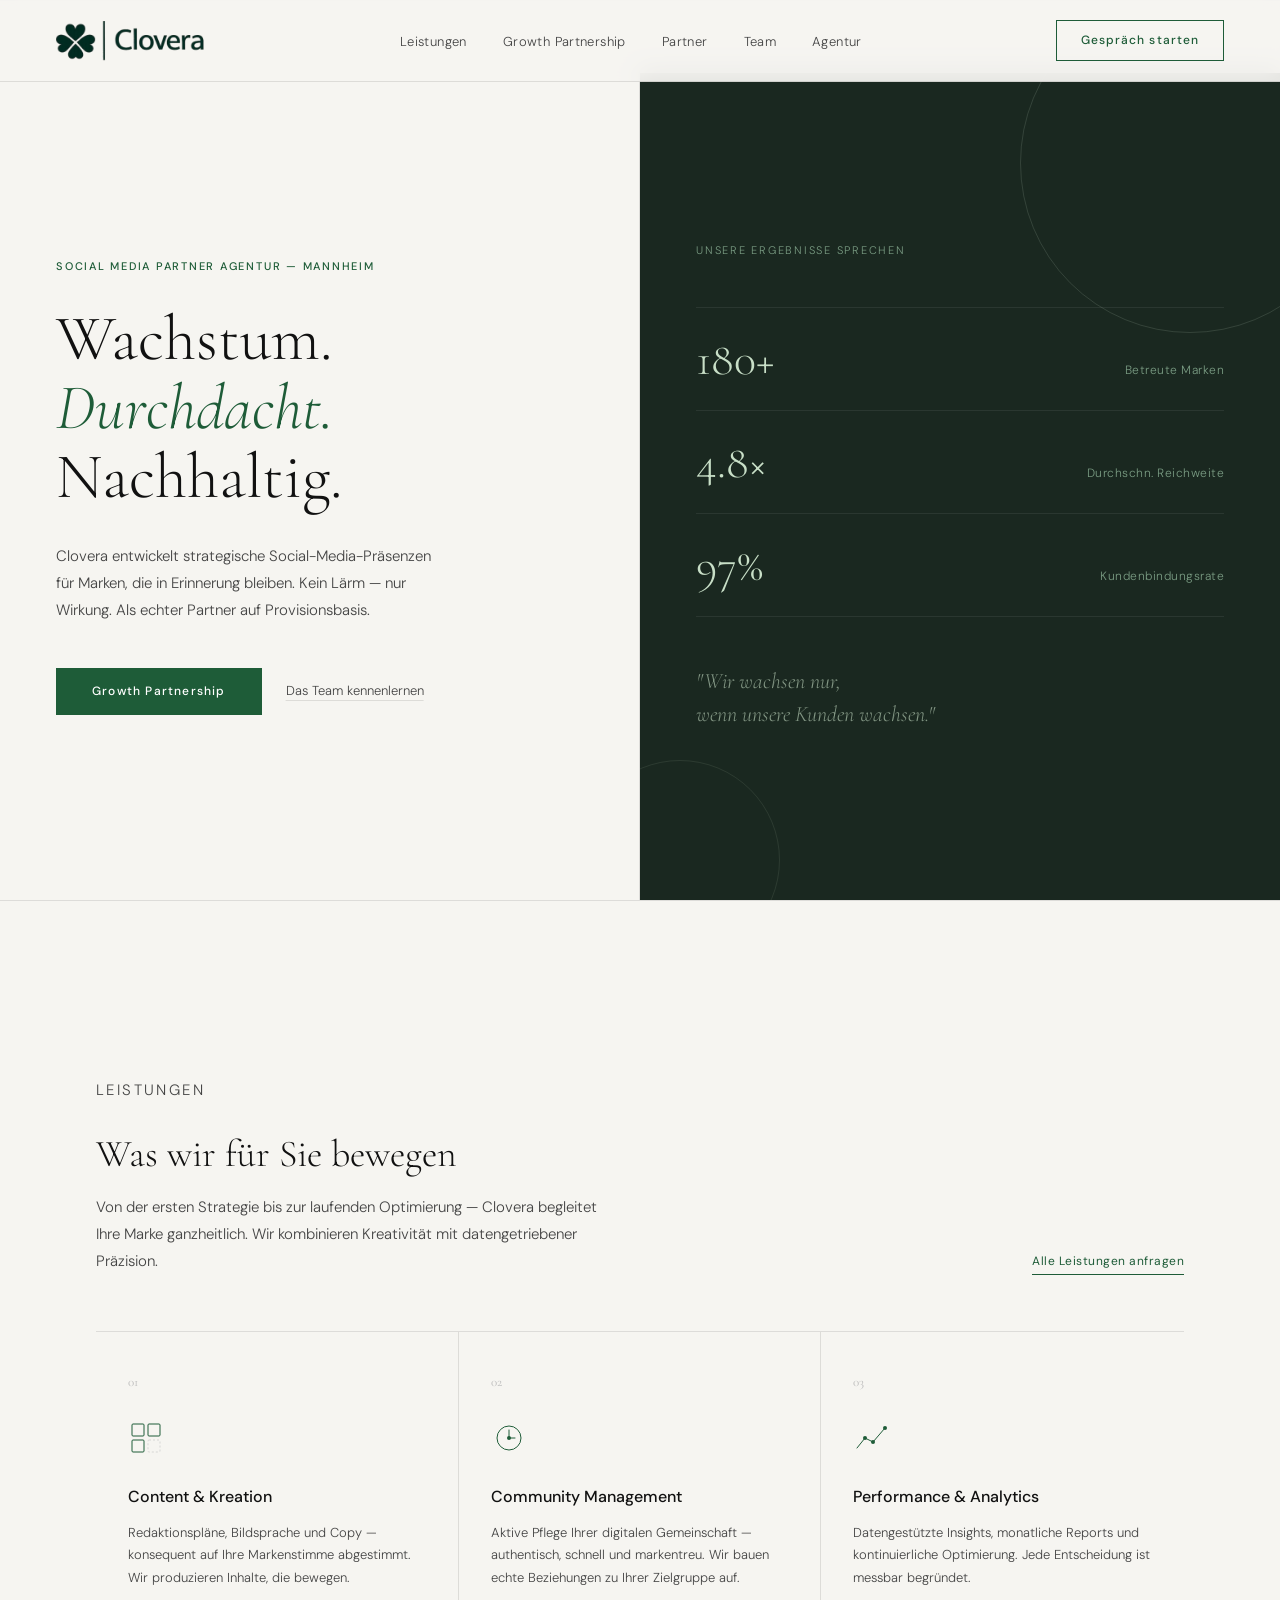
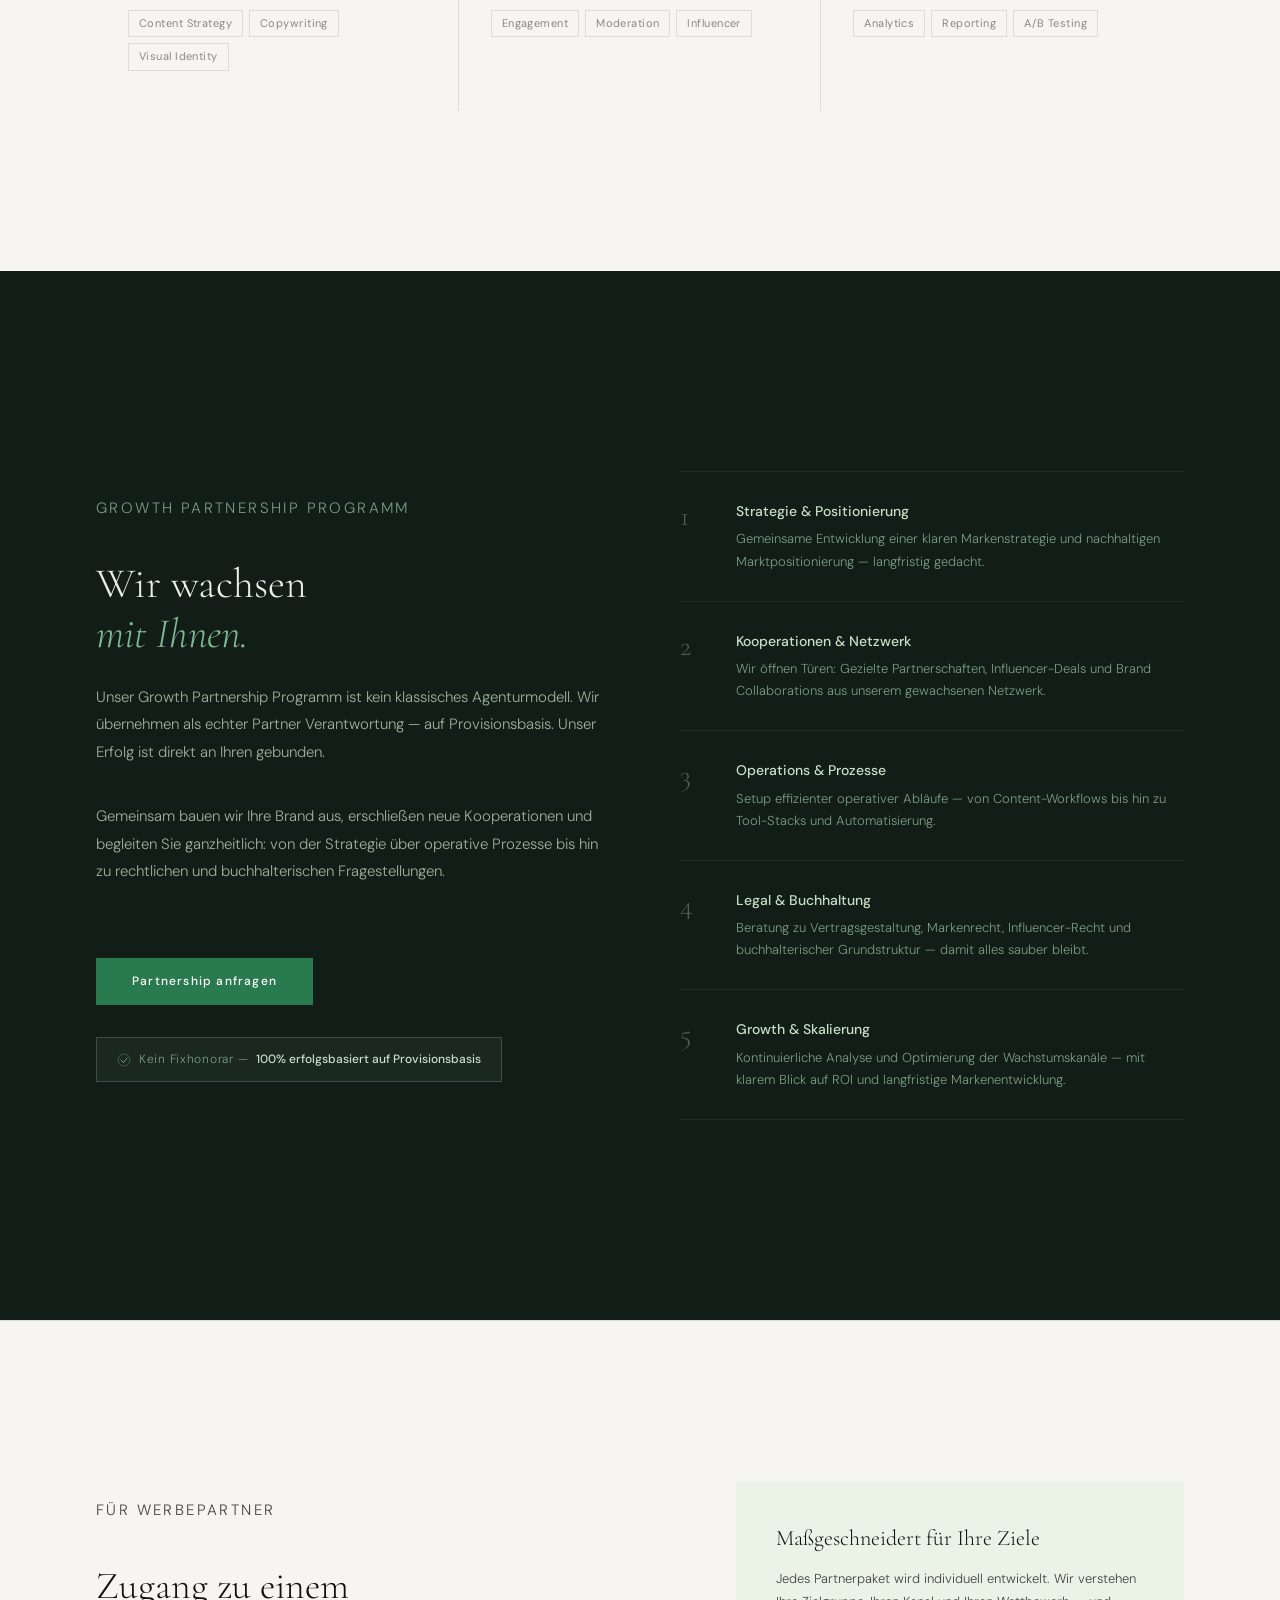
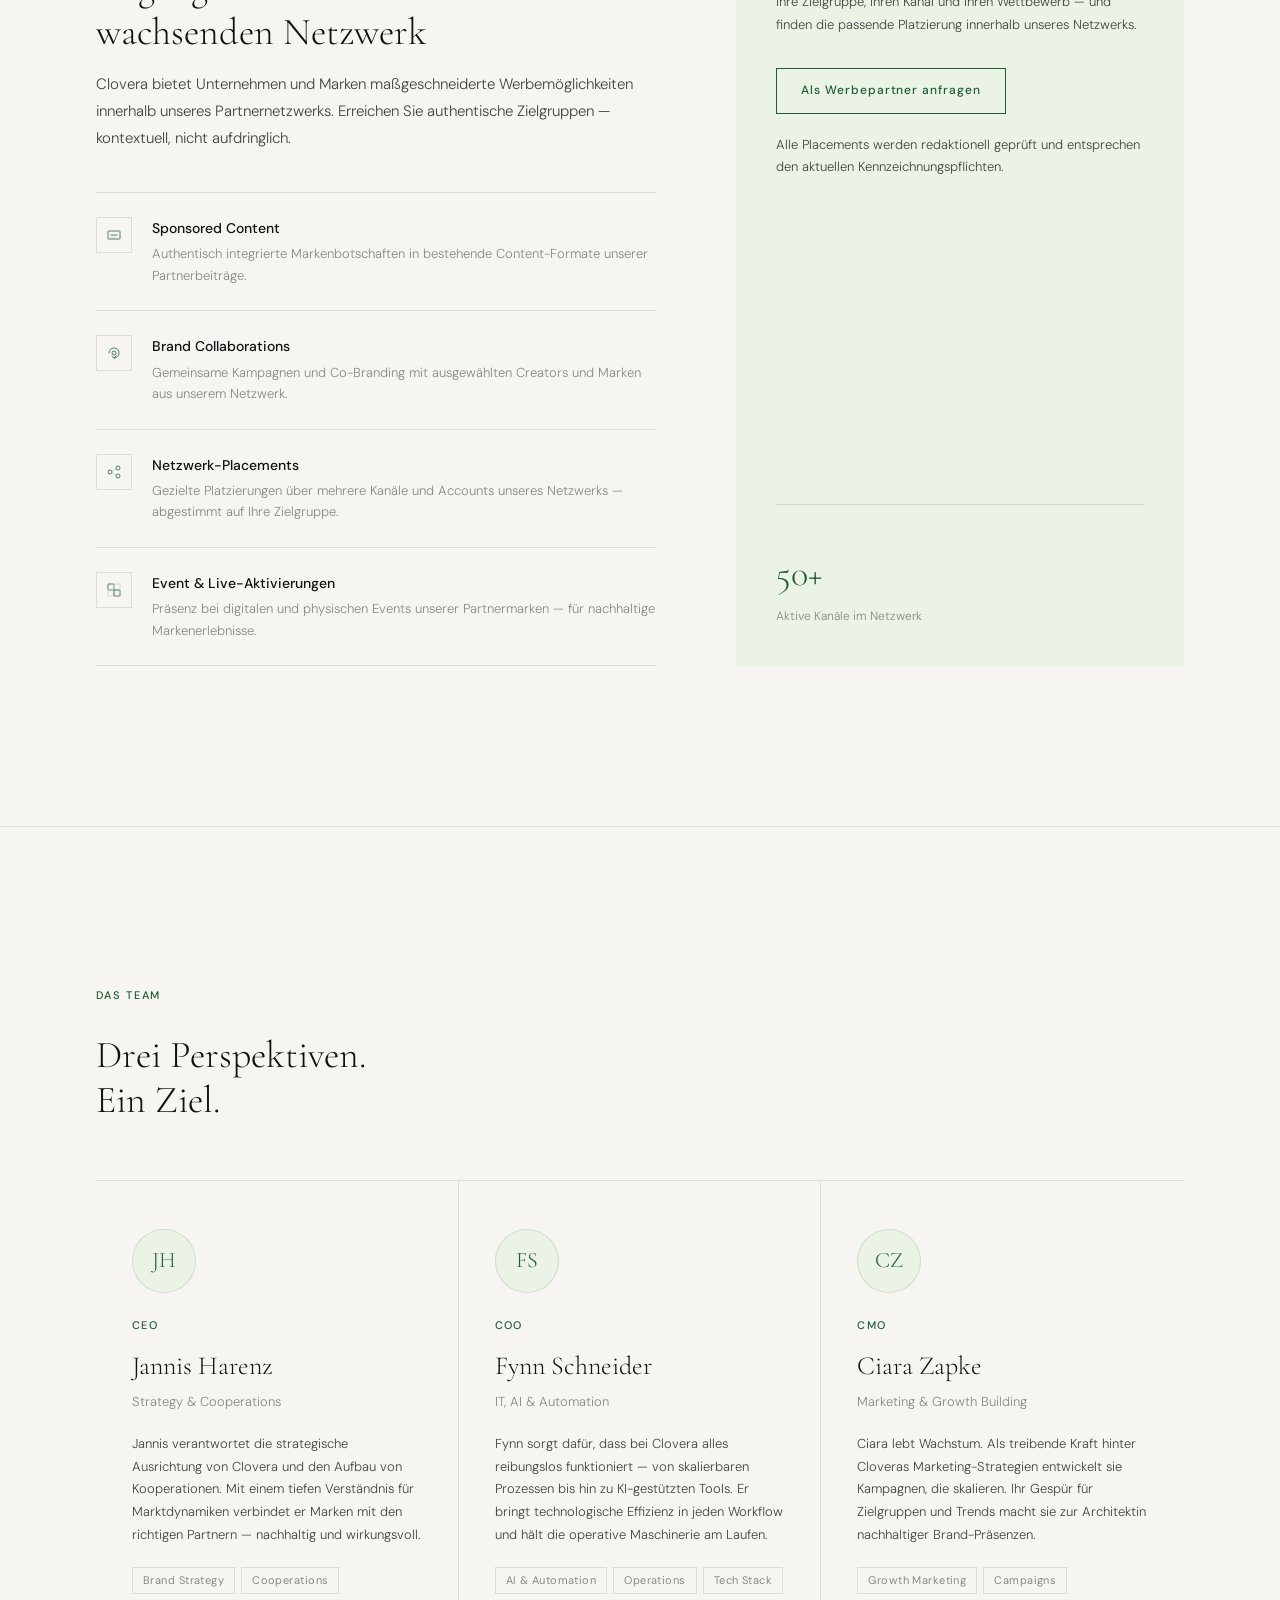
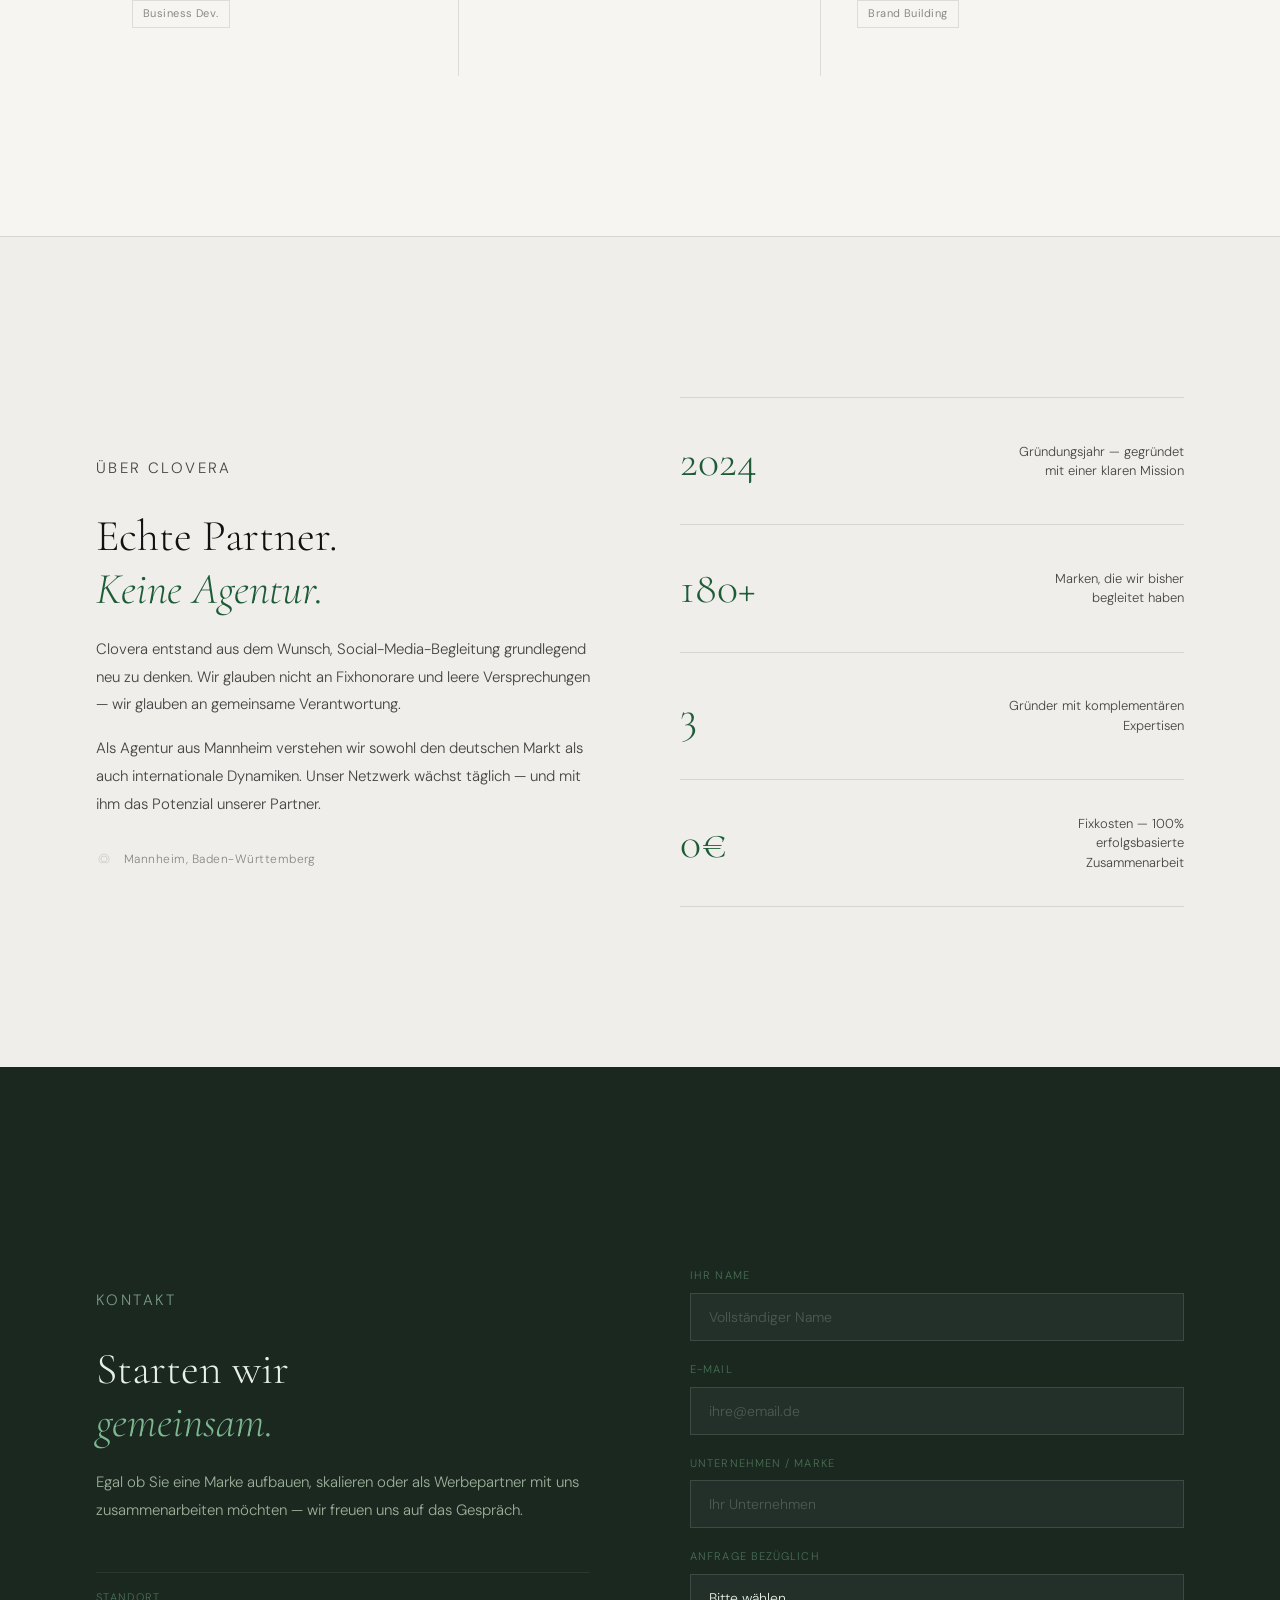
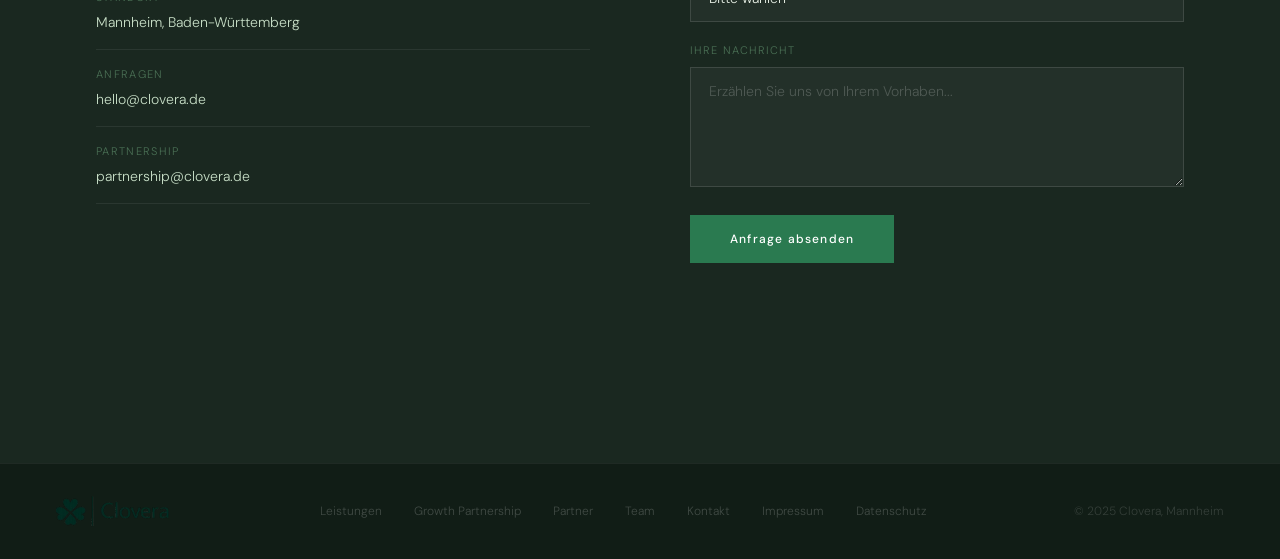
<file: Website/clovera_index.html>
<!DOCTYPE html>
<html lang="de">
<head>
<meta charset="UTF-8">
<meta name="viewport" content="width=device-width, initial-scale=1.0">
<title>Clovera — Social Media Partner Agentur</title>
<link rel="preconnect" href="https://fonts.googleapis.com">
<link href="https://fonts.googleapis.com/css2?family=Cormorant+Garamond:ital,wght@0,300;0,400;0,500;1,300;1,400&family=DM+Sans:wght@300;400;500&display=swap" rel="stylesheet">
<style>
  *, *::before, *::after { box-sizing: border-box; margin: 0; padding: 0; }
  .visually-hidden {
    position: absolute;
    width: 1px;
    height: 1px;
    padding: 0;
    margin: -1px;
    overflow: hidden;
    clip: rect(0, 0, 0, 0);
    white-space: nowrap;
    border: 0;
  }

  :root {
    --green-deep: #1a4f30;
    --green-mid: #1e5c38;
    --green-accent: #2a7a50;
    --green-light: #c8dfc7;
    --green-pale: #eaf3e6;
    --bg: #f6f5f1;
    --bg-dark: #1a2820;
    --bg-darker: #111d16;
    --text: #111;
    --text-mid: #444;
    --text-muted: #888;
    --border: rgba(0,0,0,0.1);
    --border-light: rgba(0,0,0,0.07);
    --serif: 'Cormorant Garamond', Georgia, serif;
    --sans: 'DM Sans', sans-serif;
  }

  html { scroll-behavior: smooth; }

  body {
    font-family: var(--sans);
    background: var(--bg);
    color: var(--text);
    overflow-x: hidden;
    line-height: 1.6;
  }

  /* ── NAV ── */
  nav {
    position: fixed; top: 0; left: 0; right: 0; z-index: 100;
    display: flex; align-items: center; justify-content: space-between;
    padding: 20px 56px;
    background: rgba(246,245,241,0.92);
    backdrop-filter: blur(12px);
    border-bottom: 0.5px solid var(--border);
    transition: padding 0.3s;
  }
  .nav-logo { display: flex; align-items: center; text-decoration: none; }
  .brand-logo {
    display: block;
    position: relative;
    overflow: hidden;
    flex-shrink: 0;
  }
  .brand-logo img {
    position: absolute;
    height: auto;
    max-width: none;
    display: block;
  }
  .nav-logo .brand-logo { width: 150px; height: 40px; }
  .nav-logo .brand-logo img { width: 250px; left: -45px; top: -56px; }
  .nav-logo-text { font-family: var(--serif); font-size: 21px; font-weight: 400; letter-spacing: 0.08em; color: var(--text); }
  .nav-links { display: flex; gap: 36px; list-style: none; }
  .nav-links a { font-size: 13px; font-weight: 300; color: var(--text-mid); text-decoration: none; letter-spacing: 0.03em; transition: color 0.2s; }
  .nav-links a:hover { color: var(--green-mid); }
  .nav-cta { font-size: 12px; font-weight: 500; letter-spacing: 0.09em; padding: 10px 24px; border: 1px solid var(--green-mid); color: var(--green-mid); background: transparent; cursor: pointer; font-family: var(--sans); transition: all 0.2s; text-decoration: none; }
  .nav-cta:hover { background: var(--green-mid); color: #fff; }
  .nav-burger { display: none; flex-direction: column; gap: 5px; cursor: pointer; }
  .nav-burger span { width: 24px; height: 1px; background: var(--text); display: block; transition: 0.3s; }

  /* ── HERO ── */
  #hero {
    min-height: 100vh;
    display: grid;
    grid-template-columns: 1fr 1fr;
    padding-top: 72px;
  }
  .hero-left {
    display: flex; flex-direction: column; justify-content: center;
    padding: 80px 56px;
    border-right: 0.5px solid var(--border);
  }
  .section-tag {
    font-size: 11px; letter-spacing: 0.16em; text-transform: uppercase;
    color: var(--green-mid); font-weight: 500; margin-bottom: 28px;
  }
  .hero-h1 {
    font-family: var(--serif);
    font-size: 64px; font-weight: 300; line-height: 1.08;
    color: var(--text); margin-bottom: 32px;
  }
  .hero-h1 em { font-style: italic; color: var(--green-mid); }
  .hero-p {
    font-size: 15px; font-weight: 300; line-height: 1.8;
    color: var(--text-mid); max-width: 380px; margin-bottom: 44px;
  }
  .btn-row { display: flex; align-items: center; gap: 24px; }
  .btn-primary {
    font-size: 12px; font-weight: 500; letter-spacing: 0.1em;
    padding: 14px 36px; background: var(--green-mid); color: #fff;
    border: none; cursor: pointer; font-family: var(--sans);
    text-decoration: none; display: inline-block; transition: background 0.2s;
  }
  .btn-primary:hover { background: var(--green-deep); }
  .btn-ghost {
    font-size: 13px; font-weight: 300; color: var(--text-mid);
    text-decoration: underline; text-underline-offset: 5px;
    text-decoration-color: var(--border); background: none; border: none;
    cursor: pointer; font-family: var(--sans); transition: color 0.2s;
  }
  .btn-ghost:hover { color: var(--green-mid); }
  .hero-right {
    background: var(--bg-dark);
    display: flex; flex-direction: column; justify-content: center;
    padding: 80px 56px; position: relative; overflow: hidden;
  }
  .hero-right::before {
    content: ''; position: absolute;
    width: 340px; height: 340px; border-radius: 50%;
    border: 0.5px solid rgba(200,223,199,0.15);
    top: -80px; right: -80px;
  }
  .hero-right::after {
    content: ''; position: absolute;
    width: 200px; height: 200px; border-radius: 50%;
    border: 0.5px solid rgba(200,223,199,0.1);
    bottom: -60px; left: -60px;
  }
  .hero-kicker { font-size: 11px; letter-spacing: 0.16em; text-transform: uppercase; color: #7a9c83; font-weight: 300; margin-bottom: 48px; }
  .hero-stats { display: flex; flex-direction: column; gap: 0; }
  .hero-stat {
    padding: 28px 0;
    border-bottom: 0.5px solid rgba(255,255,255,0.07);
    display: flex; justify-content: space-between; align-items: baseline;
  }
  .hero-stat:first-child { border-top: 0.5px solid rgba(255,255,255,0.07); }
  .stat-num { font-family: var(--serif); font-size: 46px; font-weight: 300; color: var(--green-light); line-height: 1; }
  .stat-label { font-size: 12px; color: #7a9c83; font-weight: 300; letter-spacing: 0.04em; }
  .hero-tagline {
    margin-top: 48px;
    font-family: var(--serif); font-size: 22px; font-weight: 300;
    font-style: italic; color: rgba(200,223,199,0.6); line-height: 1.5;
  }

  /* ── SECTIONS ── */
  section { border-top: 0.5px solid var(--border); }
  .container { max-width: 1200px; margin: 0 auto; padding: 0 56px; }
  .section-header { display: flex; justify-content: space-between; align-items: flex-end; margin-bottom: 56px; }
  .section-h2 { font-family: var(--serif); font-size: 38px; font-weight: 300; color: var(--text); line-height: 1.2; }
  .section-link { font-size: 12px; color: var(--green-mid); text-decoration: none; letter-spacing: 0.04em; border-bottom: 0.5px solid var(--green-mid); padding-bottom: 2px; }

  /* ── LEISTUNGEN ── */
  #leistungen { padding: 80px 0; }
  .services-intro { max-width: 520px; }
  .services-intro p { font-size: 15px; font-weight: 300; color: var(--text-mid); line-height: 1.8; margin-top: 16px; }
  .services-grid { display: grid; grid-template-columns: repeat(3,1fr); border-top: 0.5px solid var(--border); }
  .service-card {
    padding: 40px 32px;
    border-right: 0.5px solid var(--border);
    transition: background 0.3s;
  }
  .service-card:last-child { border-right: none; }
  .service-card:hover { background: var(--green-pale); }
  .service-num { font-family: var(--serif); font-size: 13px; color: #bbb; margin-bottom: 28px; }
  .service-icon { margin-bottom: 20px; }
  .service-title { font-size: 16px; font-weight: 500; color: var(--text); margin-bottom: 12px; }
  .service-desc { font-size: 13px; font-weight: 300; color: var(--text-mid); line-height: 1.75; }
  .service-tags { display: flex; flex-wrap: wrap; gap: 6px; margin-top: 20px; }
  .tag { font-size: 11px; padding: 4px 10px; border: 0.5px solid var(--border); color: var(--text-muted); letter-spacing: 0.04em; }

  /* ── GROWTH PARTNERSHIP ── */
  #partnership {
    background: var(--bg-darker);
    padding: 100px 0;
    border-top: none;
  }
  .partner-grid { display: grid; grid-template-columns: 1fr 1fr; gap: 80px; align-items: start; }
  .partner-left .section-tag { color: #7a9c83; }
  .partner-left .section-h2 { color: #e8f0e6; }
  .partner-left p { font-size: 15px; font-weight: 300; color: #9db09a; line-height: 1.85; margin-top: 24px; margin-bottom: 36px; }
  .partner-left .btn-primary { background: var(--green-accent); }
  .partner-left .btn-primary:hover { background: var(--green-mid); }
  .partner-right { display: flex; flex-direction: column; gap: 0; }
  .partner-item {
    padding: 28px 0;
    border-bottom: 0.5px solid rgba(255,255,255,0.07);
    display: flex; gap: 24px; align-items: flex-start;
  }
  .partner-item:first-child { border-top: 0.5px solid rgba(255,255,255,0.07); }
  .partner-item-num { font-family: var(--serif); font-size: 28px; font-weight: 300; color: rgba(200,223,199,0.35); flex-shrink: 0; width: 32px; line-height: 1; padding-top: 2px; }
  .partner-item-title { font-size: 14px; font-weight: 500; color: #c8dfc7; margin-bottom: 6px; }
  .partner-item-desc { font-size: 13px; font-weight: 300; color: #7a9c83; line-height: 1.7; }
  .provision-badge {
    display: inline-flex; align-items: center; gap: 8px;
    margin-top: 32px; padding: 12px 20px;
    border: 0.5px solid rgba(200,223,199,0.2);
    background: rgba(200,223,199,0.05);
  }
  .provision-badge span { font-size: 12px; color: #7a9c83; font-weight: 300; letter-spacing: 0.06em; }
  .provision-badge strong { font-size: 12px; color: #c8dfc7; font-weight: 500; }

  /* ── PARTNER NETZWERK ── */
  #netzwerk { padding: 80px 0; }
  .netzwerk-grid { display: grid; grid-template-columns: 5fr 4fr; gap: 80px; align-items: start; }
  .netzwerk-left p { font-size: 15px; font-weight: 300; color: var(--text-mid); line-height: 1.8; margin-top: 16px; margin-bottom: 40px; }
  .ad-options { display: flex; flex-direction: column; gap: 0; }
  .ad-option {
    display: flex; gap: 20px; align-items: flex-start;
    padding: 24px 0;
    border-bottom: 0.5px solid var(--border);
  }
  .ad-option:first-child { border-top: 0.5px solid var(--border); }
  .ad-option-icon {
    width: 36px; height: 36px; flex-shrink: 0;
    border: 0.5px solid var(--border);
    display: flex; align-items: center; justify-content: center;
  }
  .ad-option-title { font-size: 14px; font-weight: 500; color: var(--text); margin-bottom: 4px; }
  .ad-option-desc { font-size: 13px; font-weight: 300; color: var(--text-muted); line-height: 1.65; }
  .netzwerk-right {
    background: var(--green-pale);
    padding: 40px;
    align-self: stretch;
    display: flex; flex-direction: column; justify-content: space-between;
  }
  .netzwerk-right h3 { font-family: var(--serif); font-size: 22px; font-weight: 300; color: var(--text); margin-bottom: 12px; }
  .netzwerk-right p { font-size: 13px; font-weight: 300; color: var(--text-mid); line-height: 1.75; margin-bottom: 32px; }
  .netzwerk-cta { font-size: 12px; font-weight: 500; letter-spacing: 0.08em; padding: 12px 24px; border: 1px solid var(--green-mid); color: var(--green-mid); background: transparent; cursor: pointer; font-family: var(--sans); transition: all 0.2s; text-decoration: none; display: inline-block; }
  .netzwerk-cta:hover { background: var(--green-mid); color: #fff; }
  .netzwerk-note { font-size: 11px; color: #aaa; margin-top: 20px; font-weight: 300; }

  /* ── TEAM ── */
  #team { padding: 80px 0; }
  .team-grid { display: grid; grid-template-columns: repeat(3,1fr); gap: 0; border-top: 0.5px solid var(--border); }
  .team-card {
    padding: 48px 36px;
    border-right: 0.5px solid var(--border);
    transition: background 0.3s;
  }
  .team-card:last-child { border-right: none; }
  .team-card:hover { background: var(--green-pale); }
  .team-avatar {
    width: 64px; height: 64px; border-radius: 50%;
    display: flex; align-items: center; justify-content: center;
    font-family: var(--serif); font-size: 22px; font-weight: 300;
    margin-bottom: 24px; border: 0.5px solid var(--border);
    color: var(--green-mid); background: var(--green-pale);
  }
  .team-role-tag { font-size: 11px; letter-spacing: 0.12em; text-transform: uppercase; color: var(--green-mid); font-weight: 500; margin-bottom: 10px; }
  .team-name { font-family: var(--serif); font-size: 26px; font-weight: 300; color: var(--text); margin-bottom: 6px; }
  .team-title { font-size: 13px; color: var(--text-muted); font-weight: 300; margin-bottom: 20px; }
  .team-desc { font-size: 13px; font-weight: 300; color: var(--text-mid); line-height: 1.75; }
  .team-focus { display: flex; flex-wrap: wrap; gap: 6px; margin-top: 20px; }

  /* ── ÜBER UNS ── */
  #about { padding: 80px 0; background: #f0eeea; border-top: 0.5px solid var(--border); }
  .about-grid { display: grid; grid-template-columns: 1fr 1fr; gap: 80px; align-items: center; }
  .about-left .section-h2 { font-size: 44px; }
  .about-left p { font-size: 15px; font-weight: 300; color: var(--text-mid); line-height: 1.85; margin-top: 20px; }
  .about-right { display: flex; flex-direction: column; gap: 0; }
  .about-stat { padding: 28px 0; border-bottom: 0.5px solid var(--border); display: flex; justify-content: space-between; align-items: center; }
  .about-stat:first-child { border-top: 0.5px solid var(--border); }
  .about-stat-num { font-family: var(--serif); font-size: 44px; font-weight: 300; color: var(--green-mid); }
  .about-stat-label { font-size: 13px; font-weight: 300; color: var(--text-mid); max-width: 180px; text-align: right; line-height: 1.5; }
  .mannheim-badge { margin-top: 36px; display: flex; align-items: center; gap: 12px; }
  .mannheim-badge svg { opacity: 0.5; }
  .mannheim-badge span { font-size: 12px; color: var(--text-muted); font-weight: 300; letter-spacing: 0.04em; }

  /* ── KONTAKT ── */
  #kontakt { padding: 100px 0; background: var(--bg-dark); border-top: none; }
  .kontakt-grid { display: grid; grid-template-columns: 1fr 1fr; gap: 100px; align-items: start; }
  .kontakt-left .section-tag { color: #7a9c83; }
  .kontakt-left .section-h2 { color: #e8f0e6; font-size: 44px; }
  .kontakt-left p { font-size: 15px; font-weight: 300; color: #9db09a; line-height: 1.85; margin-top: 20px; }
  .kontakt-info { margin-top: 48px; display: flex; flex-direction: column; gap: 0; }
  .kontakt-item { padding: 16px 0; border-bottom: 0.5px solid rgba(255,255,255,0.07); }
  .kontakt-item:first-child { border-top: 0.5px solid rgba(255,255,255,0.07); }
  .kontakt-item-label { font-size: 11px; letter-spacing: 0.12em; text-transform: uppercase; color: #4a7055; font-weight: 300; margin-bottom: 4px; }
  .kontakt-item-val { font-size: 14px; color: #c8dfc7; font-weight: 300; }
  .kontakt-form { display: flex; flex-direction: column; gap: 20px; }
  .form-group { display: flex; flex-direction: column; gap: 8px; }
  .form-group label { font-size: 11px; letter-spacing: 0.1em; text-transform: uppercase; color: #4a7055; font-weight: 300; }
  .form-group input, .form-group select, .form-group textarea {
    background: rgba(255,255,255,0.04);
    border: 0.5px solid rgba(255,255,255,0.12);
    color: #e8f0e6;
    font-family: var(--sans);
    font-size: 14px; font-weight: 300;
    padding: 14px 18px;
    outline: none;
    transition: border-color 0.2s;
    width: 100%;
  }
  .form-group input::placeholder, .form-group textarea::placeholder { color: rgba(255,255,255,0.2); }
  .form-group input:focus, .form-group select:focus, .form-group textarea:focus { border-color: rgba(200,223,199,0.4); }
  .form-group select { appearance: none; cursor: pointer; }
  .form-group select option { background: #1a2820; }
  .form-group textarea { resize: vertical; min-height: 120px; }
  .form-submit {
    font-size: 12px; font-weight: 500; letter-spacing: 0.1em;
    padding: 16px 40px; background: var(--green-accent); color: #fff;
    border: none; cursor: pointer; font-family: var(--sans);
    transition: background 0.2s; align-self: flex-start; margin-top: 8px;
  }
  .form-submit:hover { background: var(--green-mid); }

  /* ── FOOTER ── */
  footer {
    background: var(--bg-darker);
    border-top: 0.5px solid rgba(255,255,255,0.06);
    padding: 32px 56px;
    display: flex; justify-content: space-between; align-items: center;
  }
  .footer-logo { display: flex; align-items: center; }
  .footer-logo .brand-logo { width: 116px; height: 31px; }
  .footer-logo .brand-logo img { width: 192px; left: -35px; top: -43px; }
  .footer-logo-text { font-family: var(--serif); font-size: 17px; font-weight: 400; letter-spacing: 0.08em; color: #7a9c83; }
  .footer-links { display: flex; gap: 32px; }
  .footer-links a { font-size: 12px; color: rgba(255,255,255,0.2); text-decoration: none; font-weight: 300; transition: color 0.2s; }
  .footer-links a:hover { color: #7a9c83; }
  .footer-copy { font-size: 12px; color: rgba(255,255,255,0.15); font-weight: 300; }

  /* ── ANIMATIONS ── */
  @keyframes fadeUp {
    from { opacity: 0; transform: translateY(24px); }
    to { opacity: 1; transform: translateY(0); }
  }
  .fade-up { opacity: 0; animation: fadeUp 0.7s ease forwards; }
  .delay-1 { animation-delay: 0.1s; }
  .delay-2 { animation-delay: 0.25s; }
  .delay-3 { animation-delay: 0.4s; }
  .delay-4 { animation-delay: 0.55s; }

  /* ── MOBILE ── */
  @media (max-width: 900px) {
    nav { padding: 18px 24px; }
    .nav-logo .brand-logo { width: 135px; height: 36px; }
    .nav-logo .brand-logo img { width: 225px; left: -41px; top: -50px; }
    .nav-links, .nav-cta { display: none; }
    .nav-burger { display: flex; }
    #hero { grid-template-columns: 1fr; }
    .hero-left { padding: 60px 24px 48px; border-right: none; border-bottom: 0.5px solid var(--border); }
    .hero-h1 { font-size: 44px; }
    .hero-right { padding: 48px 24px; }
    .container { padding: 0 24px; }
    .services-grid { grid-template-columns: 1fr; }
    .service-card { border-right: none; border-bottom: 0.5px solid var(--border); }
    .partner-grid, .netzwerk-grid, .about-grid, .kontakt-grid, .team-grid { grid-template-columns: 1fr; gap: 48px; }
    .team-card { border-right: none; border-bottom: 0.5px solid var(--border); }
    footer { flex-direction: column; gap: 20px; text-align: center; padding: 28px 24px; }
    .footer-links { flex-wrap: wrap; justify-content: center; gap: 16px; }
  }

  /* Mobile menu */
  .mobile-menu {
    display: none; position: fixed; top: 64px; left: 0; right: 0; bottom: 0;
    background: rgba(246,245,241,0.97); z-index: 99;
    flex-direction: column; align-items: center; justify-content: center; gap: 32px;
  }
  .mobile-menu.open { display: flex; }
  .mobile-menu a { font-family: var(--serif); font-size: 28px; font-weight: 300; color: var(--text); text-decoration: none; }
</style>
</head>
<body>

<!-- NAV -->
<nav id="navbar">
  <a href="#" class="nav-logo">
    <span class="brand-logo" aria-hidden="true">
      <img src="../ressources/Clovera_Logo.png" alt="">
    </span>
    <span class="nav-logo-text visually-hidden">Clovera</span>
  </a>
  <ul class="nav-links">
    <li><a href="#leistungen">Leistungen</a></li>
    <li><a href="#partnership">Growth Partnership</a></li>
    <li><a href="#netzwerk">Partner</a></li>
    <li><a href="#team">Team</a></li>
    <li><a href="#about">Agentur</a></li>
  </ul>
  <a href="#kontakt" class="nav-cta">Gespräch starten</a>
  <div class="nav-burger" onclick="toggleMenu()">
    <span></span><span></span><span></span>
  </div>
</nav>

<div class="mobile-menu" id="mobileMenu">
  <a href="#leistungen" onclick="toggleMenu()">Leistungen</a>
  <a href="#partnership" onclick="toggleMenu()">Growth Partnership</a>
  <a href="#netzwerk" onclick="toggleMenu()">Partner</a>
  <a href="#team" onclick="toggleMenu()">Team</a>
  <a href="#kontakt" onclick="toggleMenu()">Kontakt</a>
</div>

<!-- HERO -->
<section id="hero">
  <div class="hero-left">
    <p class="section-tag fade-up">Social Media Partner Agentur — Mannheim</p>
    <h1 class="hero-h1 fade-up delay-1">Wachstum.<br><em>Durchdacht.</em><br>Nachhaltig.</h1>
    <p class="hero-p fade-up delay-2">Clovera entwickelt strategische Social-Media-Präsenzen für Marken, die in Erinnerung bleiben. Kein Lärm — nur Wirkung. Als echter Partner auf Provisionsbasis.</p>
    <div class="btn-row fade-up delay-3">
      <a href="#partnership" class="btn-primary">Growth Partnership</a>
      <a href="#team" class="btn-ghost">Das Team kennenlernen</a>
    </div>
  </div>
  <div class="hero-right">
    <p class="hero-kicker">Unsere Ergebnisse sprechen</p>
    <div class="hero-stats">
      <div class="hero-stat">
        <div class="stat-num">180+</div>
        <div class="stat-label">Betreute Marken</div>
      </div>
      <div class="hero-stat">
        <div class="stat-num">4.8×</div>
        <div class="stat-label">Durchschn. Reichweite</div>
      </div>
      <div class="hero-stat">
        <div class="stat-num">97%</div>
        <div class="stat-label">Kundenbindungsrate</div>
      </div>
    </div>
    <p class="hero-tagline">"Wir wachsen nur,<br>wenn unsere Kunden wachsen."</p>
  </div>
</section>

<!-- LEISTUNGEN -->
<section id="leistungen">
  <div class="container" style="padding-top:80px;padding-bottom:80px;">
    <div class="section-header">
      <div class="services-intro">
        <p class="section-tag">Leistungen</p>
        <h2 class="section-h2">Was wir für Sie bewegen</h2>
        <p>Von der ersten Strategie bis zur laufenden Optimierung — Clovera begleitet Ihre Marke ganzheitlich. Wir kombinieren Kreativität mit datengetriebener Präzision.</p>
      </div>
      <a href="#kontakt" class="section-link">Alle Leistungen anfragen</a>
    </div>
    <div class="services-grid">
      <div class="service-card">
        <div class="service-num">01</div>
        <div class="service-icon">
          <svg width="36" height="36" viewBox="0 0 36 36" fill="none">
            <rect x="4" y="4" width="12" height="12" rx="1" stroke="#1e5c38" stroke-width="1"/>
            <rect x="20" y="4" width="12" height="12" rx="1" stroke="#1e5c38" stroke-width="1"/>
            <rect x="4" y="20" width="12" height="12" rx="1" stroke="#1e5c38" stroke-width="1"/>
            <rect x="20" y="20" width="12" height="12" rx="1" stroke="#ccc" stroke-width="0.75" stroke-dasharray="2 2"/>
          </svg>
        </div>
        <div class="service-title">Content & Kreation</div>
        <div class="service-desc">Redaktionspläne, Bildsprache und Copy — konsequent auf Ihre Markenstimme abgestimmt. Wir produzieren Inhalte, die bewegen.</div>
        <div class="service-tags">
          <span class="tag">Content Strategy</span>
          <span class="tag">Copywriting</span>
          <span class="tag">Visual Identity</span>
        </div>
      </div>
      <div class="service-card">
        <div class="service-num">02</div>
        <div class="service-icon">
          <svg width="36" height="36" viewBox="0 0 36 36" fill="none">
            <circle cx="18" cy="18" r="12" stroke="#1e5c38" stroke-width="1"/>
            <path d="M18 10 L18 18 L24 18" stroke="#1e5c38" stroke-width="1" stroke-linecap="round"/>
            <circle cx="18" cy="18" r="2" fill="#1e5c38"/>
          </svg>
        </div>
        <div class="service-title">Community Management</div>
        <div class="service-desc">Aktive Pflege Ihrer digitalen Gemeinschaft — authentisch, schnell und markentreu. Wir bauen echte Beziehungen zu Ihrer Zielgruppe auf.</div>
        <div class="service-tags">
          <span class="tag">Engagement</span>
          <span class="tag">Moderation</span>
          <span class="tag">Influencer</span>
        </div>
      </div>
      <div class="service-card">
        <div class="service-num">03</div>
        <div class="service-icon">
          <svg width="36" height="36" viewBox="0 0 36 36" fill="none">
            <polyline points="4,28 12,18 20,22 32,8" stroke="#1e5c38" stroke-width="1" stroke-linecap="round" stroke-linejoin="round"/>
            <circle cx="12" cy="18" r="2" fill="#1e5c38"/>
            <circle cx="20" cy="22" r="2" fill="#1e5c38"/>
            <circle cx="32" cy="8" r="2" fill="#1e5c38"/>
          </svg>
        </div>
        <div class="service-title">Performance & Analytics</div>
        <div class="service-desc">Datengestützte Insights, monatliche Reports und kontinuierliche Optimierung. Jede Entscheidung ist messbar begründet.</div>
        <div class="service-tags">
          <span class="tag">Analytics</span>
          <span class="tag">Reporting</span>
          <span class="tag">A/B Testing</span>
        </div>
      </div>
    </div>
  </div>
</section>

<!-- GROWTH PARTNERSHIP -->
<section id="partnership" style="border-top:none;">
  <div style="background:var(--bg-darker); padding:100px 0;">
    <div class="container">
      <div class="partner-grid">
        <div class="partner-left">
          <p class="section-tag">Growth Partnership Programm</p>
          <h2 class="section-h2" style="color:#e8f0e6; font-size:42px;">Wir wachsen<br><em style="color:#7db891;">mit Ihnen.</em></h2>
          <p>Unser Growth Partnership Programm ist kein klassisches Agenturmodell. Wir übernehmen als echter Partner Verantwortung — auf Provisionsbasis. Unser Erfolg ist direkt an Ihren gebunden.</p>
          <p style="margin-top:0;">Gemeinsam bauen wir Ihre Brand aus, erschließen neue Kooperationen und begleiten Sie ganzheitlich: von der Strategie über operative Prozesse bis hin zu rechtlichen und buchhalterischen Fragestellungen.</p>
          <a href="#kontakt" class="btn-primary" style="margin-top:36px;display:inline-block;">Partnership anfragen</a>
          <div class="provision-badge">
            <svg width="14" height="14" viewBox="0 0 14 14" fill="none">
              <circle cx="7" cy="7" r="6" stroke="#4a7055" stroke-width="0.75"/>
              <path d="M4 7 L6.5 9.5 L10 5" stroke="#7a9c83" stroke-width="1" stroke-linecap="round" stroke-linejoin="round"/>
            </svg>
            <span>Kein Fixhonorar — </span>
            <strong>100% erfolgsbasiert auf Provisionsbasis</strong>
          </div>
        </div>
        <div class="partner-right">
          <div class="partner-item">
            <div class="partner-item-num">1</div>
            <div>
              <div class="partner-item-title">Strategie & Positionierung</div>
              <div class="partner-item-desc">Gemeinsame Entwicklung einer klaren Markenstrategie und nachhaltigen Marktpositionierung — langfristig gedacht.</div>
            </div>
          </div>
          <div class="partner-item">
            <div class="partner-item-num">2</div>
            <div>
              <div class="partner-item-title">Kooperationen & Netzwerk</div>
              <div class="partner-item-desc">Wir öffnen Türen: Gezielte Partnerschaften, Influencer-Deals und Brand Collaborations aus unserem gewachsenen Netzwerk.</div>
            </div>
          </div>
          <div class="partner-item">
            <div class="partner-item-num">3</div>
            <div>
              <div class="partner-item-title">Operations & Prozesse</div>
              <div class="partner-item-desc">Setup effizienter operativer Abläufe — von Content-Workflows bis hin zu Tool-Stacks und Automatisierung.</div>
            </div>
          </div>
          <div class="partner-item">
            <div class="partner-item-num">4</div>
            <div>
              <div class="partner-item-title">Legal & Buchhaltung</div>
              <div class="partner-item-desc">Beratung zu Vertragsgestaltung, Markenrecht, Influencer-Recht und buchhalterischer Grundstruktur — damit alles sauber bleibt.</div>
            </div>
          </div>
          <div class="partner-item">
            <div class="partner-item-num">5</div>
            <div>
              <div class="partner-item-title">Growth & Skalierung</div>
              <div class="partner-item-desc">Kontinuierliche Analyse und Optimierung der Wachstumskanäle — mit klarem Blick auf ROI und langfristige Markenentwicklung.</div>
            </div>
          </div>
        </div>
      </div>
    </div>
  </div>
</section>

<!-- PARTNER NETZWERK -->
<section id="netzwerk">
  <div class="container" style="padding-top:80px;padding-bottom:80px;">
    <div class="netzwerk-grid">
      <div class="netzwerk-left">
        <p class="section-tag">Für Werbepartner</p>
        <h2 class="section-h2">Zugang zu einem<br>wachsenden Netzwerk</h2>
        <p>Clovera bietet Unternehmen und Marken maßgeschneiderte Werbemöglichkeiten innerhalb unseres Partnernetzwerks. Erreichen Sie authentische Zielgruppen — kontextuell, nicht aufdringlich.</p>
        <div class="ad-options">
          <div class="ad-option">
            <div class="ad-option-icon">
              <svg width="16" height="16" viewBox="0 0 16 16" fill="none">
                <rect x="2" y="4" width="12" height="8" rx="0.5" stroke="#1e5c38" stroke-width="0.75"/>
                <path d="M5 8 H11" stroke="#1e5c38" stroke-width="0.75" stroke-linecap="round"/>
                <path d="M5 10 H9" stroke="#ccc" stroke-width="0.75" stroke-linecap="round"/>
              </svg>
            </div>
            <div>
              <div class="ad-option-title">Sponsored Content</div>
              <div class="ad-option-desc">Authentisch integrierte Markenbotschaften in bestehende Content-Formate unserer Partnerbeiträge.</div>
            </div>
          </div>
          <div class="ad-option">
            <div class="ad-option-icon">
              <svg width="16" height="16" viewBox="0 0 16 16" fill="none">
                <path d="M3 8 C3 5 5 3 8 3 C11 3 13 5 13 8 C13 11 11 13 8 13" stroke="#1e5c38" stroke-width="0.75" stroke-linecap="round"/>
                <path d="M8 13 L6 11 M8 13 L10 11" stroke="#1e5c38" stroke-width="0.75" stroke-linecap="round" stroke-linejoin="round"/>
                <circle cx="8" cy="8" r="2" stroke="#1e5c38" stroke-width="0.75"/>
              </svg>
            </div>
            <div>
              <div class="ad-option-title">Brand Collaborations</div>
              <div class="ad-option-desc">Gemeinsame Kampagnen und Co-Branding mit ausgewählten Creators und Marken aus unserem Netzwerk.</div>
            </div>
          </div>
          <div class="ad-option">
            <div class="ad-option-icon">
              <svg width="16" height="16" viewBox="0 0 16 16" fill="none">
                <circle cx="4" cy="8" r="2" stroke="#1e5c38" stroke-width="0.75"/>
                <circle cx="12" cy="4" r="2" stroke="#1e5c38" stroke-width="0.75"/>
                <circle cx="12" cy="12" r="2" stroke="#1e5c38" stroke-width="0.75"/>
                <path d="M6 7 L10 5 M6 9 L10 11" stroke="#ccc" stroke-width="0.75"/>
              </svg>
            </div>
            <div>
              <div class="ad-option-title">Netzwerk-Placements</div>
              <div class="ad-option-desc">Gezielte Platzierungen über mehrere Kanäle und Accounts unseres Netzwerks — abgestimmt auf Ihre Zielgruppe.</div>
            </div>
          </div>
          <div class="ad-option">
            <div class="ad-option-icon">
              <svg width="16" height="16" viewBox="0 0 16 16" fill="none">
                <rect x="2" y="2" width="6" height="6" rx="0.5" stroke="#1e5c38" stroke-width="0.75"/>
                <rect x="8" y="2" width="6" height="6" rx="0.5" stroke="#ccc" stroke-width="0.75"/>
                <rect x="2" y="8" width="6" height="6" rx="0.5" stroke="#ccc" stroke-width="0.75"/>
                <rect x="8" y="8" width="6" height="6" rx="0.5" stroke="#1e5c38" stroke-width="0.75"/>
              </svg>
            </div>
            <div>
              <div class="ad-option-title">Event & Live-Aktivierungen</div>
              <div class="ad-option-desc">Präsenz bei digitalen und physischen Events unserer Partnermarken — für nachhaltige Markenerlebnisse.</div>
            </div>
          </div>
        </div>
      </div>
      <div class="netzwerk-right">
        <div>
          <h3>Maßgeschneidert für Ihre Ziele</h3>
          <p>Jedes Partnerpaket wird individuell entwickelt. Wir verstehen Ihre Zielgruppe, Ihren Kanal und Ihren Wettbewerb — und finden die passende Platzierung innerhalb unseres Netzwerks.</p>
          <a href="#kontakt" class="netzwerk-cta">Als Werbepartner anfragen</a>
          <p class="netzwerk-note">Alle Placements werden redaktionell geprüft und entsprechen den aktuellen Kennzeichnungspflichten.</p>
        </div>
        <div style="margin-top:auto;padding-top:40px;border-top:0.5px solid rgba(0,0,0,0.1);">
          <div style="font-size:36px;font-family:var(--serif);font-weight:300;color:var(--green-mid);">50+</div>
          <div style="font-size:12px;color:var(--text-muted);margin-top:4px;font-weight:300;">Aktive Kanäle im Netzwerk</div>
        </div>
      </div>
    </div>
  </div>
</section>

<!-- TEAM -->
<section id="team">
  <div class="container" style="padding-top:80px;padding-bottom:80px;">
    <div class="section-header">
      <div>
        <p class="section-tag">Das Team</p>
        <h2 class="section-h2">Drei Perspektiven.<br>Ein Ziel.</h2>
      </div>
    </div>
    <div class="team-grid">
      <div class="team-card">
        <div class="team-avatar">JH</div>
        <div class="team-role-tag">CEO</div>
        <div class="team-name">Jannis Harenz</div>
        <div class="team-title">Strategy & Cooperations</div>
        <div class="team-desc">Jannis verantwortet die strategische Ausrichtung von Clovera und den Aufbau von Kooperationen. Mit einem tiefen Verständnis für Marktdynamiken verbindet er Marken mit den richtigen Partnern — nachhaltig und wirkungsvoll.</div>
        <div class="team-focus">
          <span class="tag">Brand Strategy</span>
          <span class="tag">Cooperations</span>
          <span class="tag">Business Dev.</span>
        </div>
      </div>
      <div class="team-card">
        <div class="team-avatar">FS</div>
        <div class="team-role-tag">COO</div>
        <div class="team-name">Fynn Schneider</div>
        <div class="team-title">IT, AI & Automation</div>
        <div class="team-desc">Fynn sorgt dafür, dass bei Clovera alles reibungslos funktioniert — von skalierbaren Prozessen bis hin zu KI-gestützten Tools. Er bringt technologische Effizienz in jeden Workflow und hält die operative Maschinerie am Laufen.</div>
        <div class="team-focus">
          <span class="tag">AI & Automation</span>
          <span class="tag">Operations</span>
          <span class="tag">Tech Stack</span>
        </div>
      </div>
      <div class="team-card">
        <div class="team-avatar">CZ</div>
        <div class="team-role-tag">CMO</div>
        <div class="team-name">Ciara Zapke</div>
        <div class="team-title">Marketing & Growth Building</div>
        <div class="team-desc">Ciara lebt Wachstum. Als treibende Kraft hinter Cloveras Marketing-Strategien entwickelt sie Kampagnen, die skalieren. Ihr Gespür für Zielgruppen und Trends macht sie zur Architektin nachhaltiger Brand-Präsenzen.</div>
        <div class="team-focus">
          <span class="tag">Growth Marketing</span>
          <span class="tag">Campaigns</span>
          <span class="tag">Brand Building</span>
        </div>
      </div>
    </div>
  </div>
</section>

<!-- ÜBER UNS -->
<section id="about">
  <div class="container" style="padding-top:80px;padding-bottom:80px;">
    <div class="about-grid">
      <div class="about-left">
        <p class="section-tag">Über Clovera</p>
        <h2 class="section-h2">Echte Partner.<br><em style="color:var(--green-mid);">Keine Agentur.</em></h2>
        <p>Clovera entstand aus dem Wunsch, Social-Media-Begleitung grundlegend neu zu denken. Wir glauben nicht an Fixhonorare und leere Versprechungen — wir glauben an gemeinsame Verantwortung.</p>
        <p style="margin-top:16px;">Als Agentur aus Mannheim verstehen wir sowohl den deutschen Markt als auch internationale Dynamiken. Unser Netzwerk wächst täglich — und mit ihm das Potenzial unserer Partner.</p>
        <div class="mannheim-badge" style="margin-top:32px;">
          <svg width="16" height="16" viewBox="0 0 16 16" fill="none">
            <circle cx="8" cy="7" r="3" stroke="#aaa" stroke-width="0.75"/>
            <path d="M8 10 C8 10 3 13 3 7 C3 4.24 5.24 2 8 2 C10.76 2 13 4.24 13 7 C13 13 8 10 8 10Z" stroke="#aaa" stroke-width="0.75"/>
          </svg>
          <span>Mannheim, Baden-Württemberg</span>
        </div>
      </div>
      <div class="about-right">
        <div class="about-stat">
          <div class="about-stat-num">2024</div>
          <div class="about-stat-label">Gründungsjahr — gegründet mit einer klaren Mission</div>
        </div>
        <div class="about-stat">
          <div class="about-stat-num">180+</div>
          <div class="about-stat-label">Marken, die wir bisher begleitet haben</div>
        </div>
        <div class="about-stat">
          <div class="about-stat-num">3</div>
          <div class="about-stat-label">Gründer mit komplementären Expertisen</div>
        </div>
        <div class="about-stat">
          <div class="about-stat-num">0€</div>
          <div class="about-stat-label">Fixkosten — 100% erfolgsbasierte Zusammenarbeit</div>
        </div>
      </div>
    </div>
  </div>
</section>

<!-- KONTAKT -->
<section id="kontakt" style="border-top:none;">
  <div style="background:var(--bg-dark); padding:100px 0;">
    <div class="container">
      <div class="kontakt-grid">
        <div class="kontakt-left">
          <p class="section-tag">Kontakt</p>
          <h2 class="section-h2" style="color:#e8f0e6;">Starten wir<br><em style="color:#7db891;">gemeinsam.</em></h2>
          <p>Egal ob Sie eine Marke aufbauen, skalieren oder als Werbepartner mit uns zusammenarbeiten möchten — wir freuen uns auf das Gespräch.</p>
          <div class="kontakt-info">
            <div class="kontakt-item">
              <div class="kontakt-item-label">Standort</div>
              <div class="kontakt-item-val">Mannheim, Baden-Württemberg</div>
            </div>
            <div class="kontakt-item">
              <div class="kontakt-item-label">Anfragen</div>
              <div class="kontakt-item-val">hello@clovera.de</div>
            </div>
            <div class="kontakt-item">
              <div class="kontakt-item-label">Partnership</div>
              <div class="kontakt-item-val">partnership@clovera.de</div>
            </div>
          </div>
        </div>
        <div class="kontakt-form">
          <div class="form-group">
            <label>Ihr Name</label>
            <input type="text" placeholder="Vollständiger Name">
          </div>
          <div class="form-group">
            <label>E-Mail</label>
            <input type="email" placeholder="ihre@email.de">
          </div>
          <div class="form-group">
            <label>Unternehmen / Marke</label>
            <input type="text" placeholder="Ihr Unternehmen">
          </div>
          <div class="form-group">
            <label>Anfrage bezüglich</label>
            <select>
              <option value="" disabled selected>Bitte wählen</option>
              <option>Growth Partnership Programm</option>
              <option>Werbepartnerschaft / Netzwerk</option>
              <option>Content & Kreation</option>
              <option>Community Management</option>
              <option>Allgemeine Anfrage</option>
            </select>
          </div>
          <div class="form-group">
            <label>Ihre Nachricht</label>
            <textarea placeholder="Erzählen Sie uns von Ihrem Vorhaben..."></textarea>
          </div>
          <button class="form-submit">Anfrage absenden</button>
        </div>
      </div>
    </div>
  </div>
</section>

<!-- FOOTER -->
<footer>
  <div class="footer-logo">
    <span class="brand-logo" aria-hidden="true">
      <img src="../ressources/Clovera_Logo.png" alt="">
    </span>
    <span class="footer-logo-text visually-hidden">Clovera</span>
  </div>
  <div class="footer-links">
    <a href="#leistungen">Leistungen</a>
    <a href="#partnership">Growth Partnership</a>
    <a href="#netzwerk">Partner</a>
    <a href="#team">Team</a>
    <a href="#kontakt">Kontakt</a>
    <a href="#">Impressum</a>
    <a href="#">Datenschutz</a>
  </div>
  <span class="footer-copy">© 2025 Clovera, Mannheim</span>
</footer>

<script>
  function toggleMenu() {
    document.getElementById('mobileMenu').classList.toggle('open');
  }

  // Scroll observer for fade-up elements not in hero
  const observer = new IntersectionObserver((entries) => {
    entries.forEach(e => {
      if (e.isIntersecting) {
        e.target.style.opacity = '1';
        e.target.style.transform = 'translateY(0)';
        observer.unobserve(e.target);
      }
    });
  }, { threshold: 0.1 });

  document.querySelectorAll('.team-card, .service-card, .partner-item, .ad-option, .about-stat').forEach((el, i) => {
    el.style.opacity = '0';
    el.style.transform = 'translateY(20px)';
    el.style.transition = `opacity 0.5s ease ${i * 0.07}s, transform 0.5s ease ${i * 0.07}s`;
    observer.observe(el);
  });

  // Nav shadow on scroll
  window.addEventListener('scroll', () => {
    const nav = document.getElementById('navbar');
    nav.style.boxShadow = window.scrollY > 20 ? '0 1px 0 rgba(0,0,0,0.08)' : 'none';
  });

  // Form submit
  document.querySelector('.form-submit').addEventListener('click', function() {
    this.textContent = 'Nachricht gesendet ✓';
    this.style.background = '#1a4f30';
    this.disabled = true;
  });
</script>
</body>
</html>
</file>
